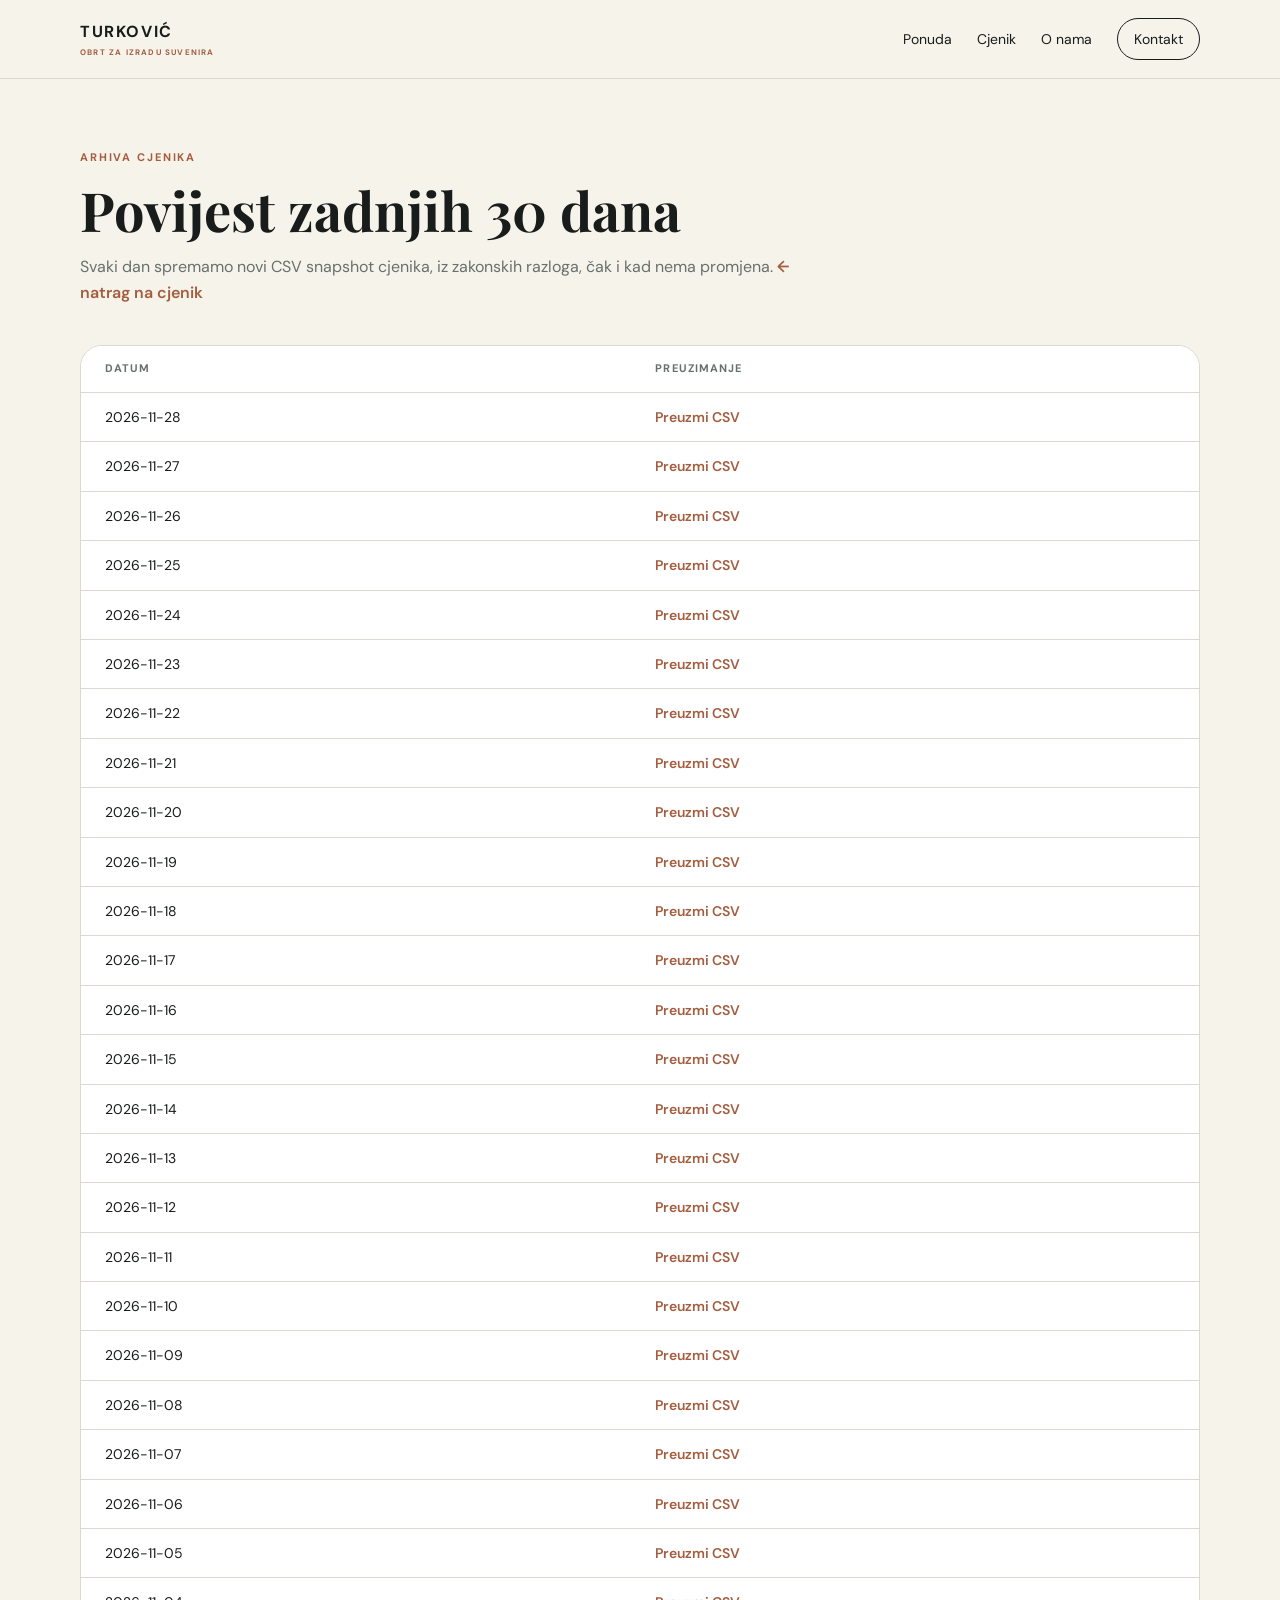
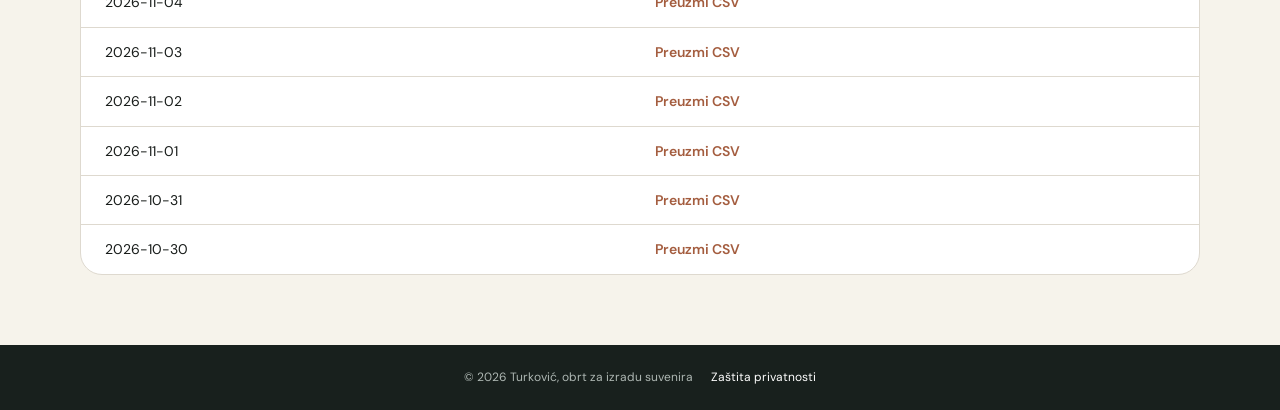
<file: arhiva.html>
<!doctype html>
<html lang="hr">
<head>
<meta charset="utf-8">
<meta name="viewport" content="width=device-width, initial-scale=1">
<meta name="description" content="Arhiva cjenika obrta Turković — povijest zadnjih 30 dana.">
<title>Arhiva cjenika — Turković</title>
<link rel="preconnect" href="https://fonts.googleapis.com">
<link rel="preconnect" href="https://fonts.gstatic.com" crossorigin>
<link href="https://fonts.googleapis.com/css2?family=DM+Sans:wght@400;500;600;700&family=Playfair+Display:wght@600;700&display=swap" rel="stylesheet">
<link rel="stylesheet" href="style.css">
</head>
<body>
<header>
<nav class="nav wrap">
<a class="brand" href="index.html"><span>TURKOVIĆ</span><small>OBRT ZA IZRADU SUVENIRA</small></a>
<div class="links" id="nav-links"><a href="index.html#ponuda">Ponuda</a><a href="index.html#cjenik">Cjenik</a><a href="index.html#o-nama">O nama</a><a class="pill" href="index.html#kontakt">Kontakt</a></div>
<button class="burger" id="burger-btn" aria-label="Otvori izbornik" aria-expanded="false"><span></span><span></span><span></span></button>
</nav>
</header>

<main>
<section class="section archive" id="cjenik-arhiva">
<div class="wrap">
<div class="heading"><div class="kicker">ARHIVA CJENIKA</div><h2>Povijest zadnjih 30 dana</h2><p>Svaki dan spremamo novi CSV snapshot cjenika, iz zakonskih razloga, čak i kad nema promjena. <a href="index.html#cjenik">← natrag na cjenik</a></p></div>
<div class="archive-table-wrap archive-table-wrap-full">
<table class="archive-table" id="arhiva-tablica">
<thead><tr><th>Datum</th><th>Preuzimanje</th></tr></thead>
<tbody><tr><td colspan="2" class="archive-loading">Učitavanje arhive…</td></tr></tbody>
</table>
</div>
</div>
</section>
</main>
<footer><div class="wrap foot"><span>© 2026 Turković, obrt za izradu suvenira</span><a href="privatnost.html">Zaštita privatnosti</a></div></footer>
<script>
var burger = document.getElementById('burger-btn');
var navLinks = document.getElementById('nav-links');
burger.addEventListener('click', function(){
  var open = navLinks.classList.toggle('open');
  burger.setAttribute('aria-expanded', open ? 'true' : 'false');
});

fetch('data/manifest.json').then(function(r){return r.json();}).then(function(list){
  var tbody = document.querySelector('#arhiva-tablica tbody');
  if(!list.length){ tbody.innerHTML = '<tr><td colspan="2" class="archive-loading">Arhiva još nema zapisa.</td></tr>'; return; }
  tbody.innerHTML = '';
  list.forEach(function(item){
    var tr = document.createElement('tr');
    var tdDate = document.createElement('td');
    tdDate.textContent = item.date;
    var tdLink = document.createElement('td');
    var a = document.createElement('a');
    a.href = 'data/' + item.file;
    a.setAttribute('download', item.file.split('/').pop());
    a.textContent = 'Preuzmi CSV';
    tdLink.appendChild(a);
    tr.appendChild(tdDate); tr.appendChild(tdLink);
    tbody.appendChild(tr);
  });
}).catch(function(){
  document.querySelector('#arhiva-tablica tbody').innerHTML = '<tr><td colspan="2" class="archive-loading">Arhiva trenutno nije dostupna.</td></tr>';
});
</script>
</body></html>
</file>
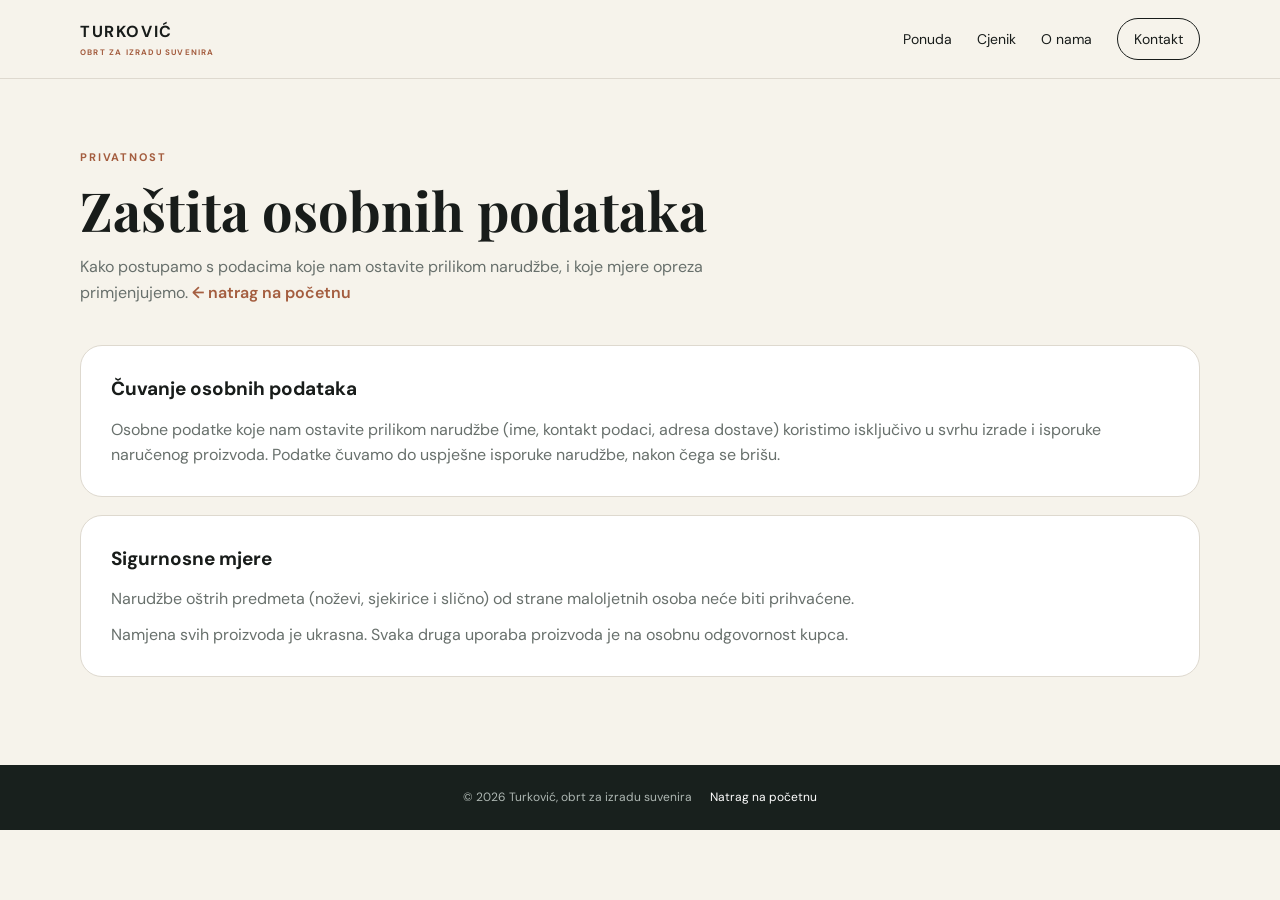
<file: privatnost.html>
<!doctype html>
<html lang="hr">
<head>
<meta charset="utf-8">
<meta name="viewport" content="width=device-width, initial-scale=1">
<meta name="description" content="Zaštita privatnosti, čuvanje osobnih podataka i sigurnosne mjere obrta Turković.">
<title>Zaštita privatnosti — Turković</title>
<link rel="preconnect" href="https://fonts.googleapis.com">
<link rel="preconnect" href="https://fonts.gstatic.com" crossorigin>
<link href="https://fonts.googleapis.com/css2?family=DM+Sans:wght@400;500;600;700&family=Playfair+Display:wght@600;700&display=swap" rel="stylesheet">
<link rel="stylesheet" href="style.css">
</head>
<body>
<header>
<nav class="nav wrap">
<a class="brand" href="index.html"><span>TURKOVIĆ</span><small>OBRT ZA IZRADU SUVENIRA</small></a>
<div class="links" id="nav-links"><a href="index.html#ponuda">Ponuda</a><a href="index.html#cjenik">Cjenik</a><a href="index.html#o-nama">O nama</a><a class="pill" href="index.html#kontakt">Kontakt</a></div>
<button class="burger" id="burger-btn" aria-label="Otvori izbornik" aria-expanded="false"><span></span><span></span><span></span></button>
</nav>
</header>

<main>
<section class="section archive" id="privatnost">
<div class="wrap">
<div class="heading"><div class="kicker">PRIVATNOST</div><h2>Zaštita osobnih podataka</h2><p>Kako postupamo s podacima koje nam ostavite prilikom narudžbe, i koje mjere opreza primjenjujemo. <a href="index.html">← natrag na početnu</a></p></div>

<div class="policy-block">
<h3>Čuvanje osobnih podataka</h3>
<p>Osobne podatke koje nam ostavite prilikom narudžbe (ime, kontakt podaci, adresa dostave) koristimo isključivo u svrhu izrade i isporuke naručenog proizvoda. Podatke čuvamo do uspješne isporuke narudžbe, nakon čega se brišu.</p>
</div>

<div class="policy-block">
<h3>Sigurnosne mjere</h3>
<p>Narudžbe oštrih predmeta (noževi, sjekirice i slično) od strane maloljetnih osoba neće biti prihvaćene.</p>
<p>Namjena svih proizvoda je ukrasna. Svaka druga uporaba proizvoda je na osobnu odgovornost kupca.</p>
</div>
</div>
</section>
</main>
<footer><div class="wrap foot"><span>© 2026 Turković, obrt za izradu suvenira</span><a href="index.html">Natrag na početnu</a></div></footer>
<script>
var burger = document.getElementById('burger-btn');
var navLinks = document.getElementById('nav-links');
burger.addEventListener('click', function(){
  var open = navLinks.classList.toggle('open');
  burger.setAttribute('aria-expanded', open ? 'true' : 'false');
});
</script>
</body></html>
</file>
<file: style.css>
@import url('https://fonts.googleapis.com/css2?family=DM+Sans:wght@400;500;600;700&family=Playfair+Display:wght@600;700&display=swap');
:root{--ink:#181c1a;--muted:#68706c;--paper:#f6f3eb;--white:#fff;--accent:#a45d3f;--line:#ded9cf;--dark:#202723}
*{box-sizing:border-box}html{scroll-behavior:smooth}body{margin:0;background:var(--paper);color:var(--ink);font-family:"DM Sans",sans-serif;line-height:1.6}a{text-decoration:none;color:inherit}.wrap{width:min(1120px,calc(100% - 40px));margin:auto}
header{position:sticky;top:0;z-index:20;background:rgba(246,243,235,.94);backdrop-filter:blur(12px);border-bottom:1px solid var(--line)}.nav{height:78px;display:flex;align-items:center;justify-content:space-between}.brand{display:flex;flex-direction:column;font-weight:700;letter-spacing:.1em}.brand small{font-size:8px;letter-spacing:.15em;color:var(--accent);margin-top:1px}.links{display:flex;gap:25px;align-items:center;font-size:14px}.pill{border:1px solid var(--ink);border-radius:999px;padding:9px 16px}.burger{display:none;width:38px;height:38px;border:1px solid var(--line);border-radius:10px;background:#fff;flex-direction:column;align-items:center;justify-content:center;gap:4px;cursor:pointer}.burger span{display:block;width:18px;height:2px;background:var(--ink)}
.hero{padding:82px 0 75px}.hero-grid{display:grid;grid-template-columns:1.05fr .95fr;gap:65px;align-items:center}.kicker{font-size:11px;font-weight:700;letter-spacing:.17em;color:var(--accent);margin-bottom:15px}.hero h1,h2{font-family:"Playfair Display",serif;line-height:1.05}.hero h1{font-size:clamp(50px,7vw,78px);letter-spacing:-.04em;margin:0}.hero h1 em{font-style:normal;color:var(--accent)}.lead{font-size:18px;color:var(--muted);max-width:600px;margin:25px 0 30px}.actions{display:flex;gap:12px;flex-wrap:wrap}.btn{padding:13px 21px;border-radius:999px;border:1px solid var(--ink);font-weight:600}.dark{background:var(--dark);color:#fff}.light{background:transparent}.hero-photo{position:relative;background:#e3ddd2;border-radius:28px;padding:12px;overflow:hidden}.hero-photo img{display:block;width:100%;height:520px;object-fit:cover;border-radius:20px}.hero-photo span{position:absolute;left:27px;bottom:27px;background:#fff;border-radius:999px;padding:7px 12px;font-size:10px;font-weight:700}
.section{padding:95px 0}.heading{max-width:720px;margin-bottom:40px}.heading h2{font-size:clamp(38px,5vw,54px);margin:0}.heading p{color:var(--muted)}.feature-grid{display:grid;grid-template-columns:repeat(3,1fr);gap:18px}.feature-grid article{background:#fff;border:1px solid var(--line);border-radius:20px;overflow:hidden}.feature-grid img{display:block;width:100%;height:290px;object-fit:cover}.feature-grid h3{font-size:21px;margin:23px 25px 7px}.feature-grid p{color:var(--muted);margin:0 25px 27px}
.gallery{background:#fff}.gallery-grid{display:grid;grid-template-columns:repeat(auto-fill,minmax(230px,1fr));grid-auto-rows:230px;gap:14px}.gallery-grid img{width:100%;height:100%;object-fit:cover;border-radius:17px;display:block}.gallery-item{display:block;width:100%;padding:0;margin:0;border:0;background:none;cursor:zoom-in;text-align:left}.gallery-item img{transition:transform .25s ease}.gallery-grid .gallery-item{border-radius:17px;overflow:hidden;position:relative}.gallery-grid .gallery-item:hover img{transform:scale(1.04)}
.lightbox{position:fixed;inset:0;background:rgba(10,12,10,.92);display:flex;align-items:center;justify-content:center;z-index:100;opacity:0;pointer-events:none;transition:opacity .2s ease;padding:30px}.lightbox.open{opacity:1;pointer-events:auto}.lightbox img{max-width:100%;max-height:100%;border-radius:12px;box-shadow:0 20px 60px rgba(0,0,0,.5)}.lightbox-close{position:fixed;top:22px;right:26px;width:44px;height:44px;border-radius:999px;border:1px solid rgba(255,255,255,.35);background:rgba(255,255,255,.08);color:#fff;font-size:26px;line-height:1;cursor:pointer}.lightbox-close:hover{background:rgba(255,255,255,.18)}
.pricing{background:#ebe7de}.price-list{background:#fff;border:1px solid var(--line);border-radius:22px;overflow:hidden}.price-row{display:grid;grid-template-columns:1fr 170px 150px;gap:20px;padding:17px 24px;border-bottom:1px solid var(--line);align-items:center}.price-row:last-child{border-bottom:0}.price-row strong{text-align:right;font-size:18px}.price-head{background:#f8f6f1}.price-head span,.price-head strong{font-size:11px;letter-spacing:.06em;text-transform:uppercase;color:var(--muted);font-weight:700;text-align:right}.price-head span{text-align:left}.csv-download{margin-top:24px;display:flex;align-items:center;justify-content:center;gap:22px;flex-wrap:wrap}.btn.disabled{opacity:.45;pointer-events:none}.archive-link{font-size:14px;font-weight:600;color:var(--accent)}.archive-link:hover{text-decoration:underline}
.formation{background:#fff}.formation-grid{display:grid;grid-template-columns:.9fr 1.1fr;gap:50px;align-items:center}.formation-photo img{width:100%;height:340px;object-fit:cover;border-radius:22px}.formation-list{background:var(--paper);border:1px solid var(--line);border-radius:22px;overflow:hidden}.formation-row{display:grid;grid-template-columns:1fr auto;gap:20px;padding:20px 24px;border-bottom:1px solid var(--line);align-items:start}.formation-row:last-child{border-bottom:0}.formation-row span{display:flex;flex-direction:column;gap:3px;font-weight:600}.formation-row span small{font-weight:400;color:var(--muted);font-size:13px}.formation-row strong{white-space:nowrap;font-size:17px;padding-top:1px}
.archive{background:var(--paper);padding:70px 0}.policy-block{background:#fff;border:1px solid var(--line);border-radius:22px;padding:28px 30px;margin-bottom:18px}.policy-block h3{font-size:19px;margin:0 0 12px}.policy-block p{color:var(--muted);margin:0 0 10px;line-height:1.6}.policy-block p:last-child{margin-bottom:0}.archive .heading p a{color:var(--accent);font-weight:600}.heading.small{margin-bottom:26px}.heading.small h2{font-size:clamp(28px,3.6vw,36px)}.archive-table-wrap{background:#fff;border:1px solid var(--line);border-radius:22px;overflow:hidden;max-height:320px;overflow-y:auto}.archive-table-wrap-full{max-height:none}main{display:block;min-height:60vh}.archive-table{width:100%;border-collapse:collapse}.archive-table thead th{position:sticky;top:0;background:#fff;z-index:1}.archive-table th{text-align:left;font-size:11px;letter-spacing:.1em;text-transform:uppercase;color:var(--muted);padding:14px 24px;border-bottom:1px solid var(--line)}.archive-table td{padding:13px 24px;border-bottom:1px solid var(--line);font-size:14px}.archive-table tr:last-child td{border-bottom:0}.archive-table td a{color:var(--accent);font-weight:600}.archive-loading{color:var(--muted);text-align:center}
.about{background:var(--paper)}.about-grid{display:grid;grid-template-columns:.95fr 1.05fr;gap:70px;align-items:center}.about-photo img{width:100%;height:480px;object-fit:cover;border-radius:25px}.about h2{font-size:clamp(38px,5vw,54px);margin:0 0 22px}.about p{color:var(--muted)}.address{margin-top:28px;border-left:2px solid var(--accent);padding-left:17px;display:flex;flex-direction:column;gap:4px}.address span{color:var(--muted)}
.contact{background:var(--dark);color:#fff;padding:75px 0}.contact-grid{display:grid;grid-template-columns:1fr .8fr;gap:60px;align-items:center}.contact h2{font-size:clamp(38px,5vw,54px);margin:0 0 20px}.contact p{color:#bcc4c0}.contact .kicker{color:#d99a76}.contact-card{background:#2b3530;border:1px solid #3d4742;border-radius:20px;padding:8px}.contact-card div{padding:18px;border-bottom:1px solid #3d4742;display:flex;flex-direction:column;gap:4px}.contact-card div:last-child{border-bottom:0}.contact-card span{font-size:11px;letter-spacing:.12em;text-transform:uppercase;color:#9fa8a3}.contact-card a,.contact-card strong{font-weight:600}
footer{background:#18201d;color:#aeb7b3}.foot{padding:23px 0;display:flex;justify-content:center;align-items:center;gap:18px;font-size:12px;flex-wrap:wrap}.foot a{color:#fff}.foot a:hover{text-decoration:underline}.foot-fb{display:inline-flex;align-items:center;gap:6px}
@media(max-width:800px){.burger{display:flex}.links{position:fixed;top:78px;left:0;right:0;background:#fff;border-bottom:1px solid var(--line);flex-direction:column;align-items:stretch;gap:0;padding:0;max-height:0;overflow:hidden;transition:max-height .25s ease}.links.open{max-height:280px;padding:8px 0}.links a{padding:14px 24px;border-bottom:1px solid var(--line)}.links a:last-child{border-bottom:0}.links a.pill{border:0;border-bottom:1px solid var(--line);border-radius:0;margin:0;padding:14px 24px}.links a.pill:last-child{border-bottom:0}.hero{padding:55px 0}.hero-grid,.about-grid,.contact-grid,.formation-grid{grid-template-columns:1fr;gap:35px}.formation-photo img{height:260px}.hero-photo img{height:420px}.feature-grid{grid-template-columns:1fr}.section{padding:70px 0}.gallery-grid{grid-template-columns:1fr 1fr;grid-auto-rows:170px}.price-row{grid-template-columns:1fr 90px 90px;gap:10px;padding:14px 16px}.price-row strong{font-size:15px}.price-head strong{white-space:normal;line-height:1.25;font-size:9px}.about-photo img{height:360px}.contact{padding:65px 0}.foot{flex-direction:column;gap:6px}.contact-actions{flex-direction:column;align-items:stretch}.contact-actions .contact-button{justify-content:center}}

.contact-actions{display:flex;gap:10px;flex-wrap:wrap;margin-top:25px}.contact-button{display:inline-flex;align-items:center;gap:8px;border:1px solid #69736e;color:#fff;border-radius:999px;padding:11px 18px;font-weight:600}.contact-button.whatsapp{background:#fff;color:#202a26;border-color:#fff}.contact-card span{display:flex;align-items:center;gap:7px}.contact-card span svg{flex-shrink:0;color:#9fb3a8}
</file>
